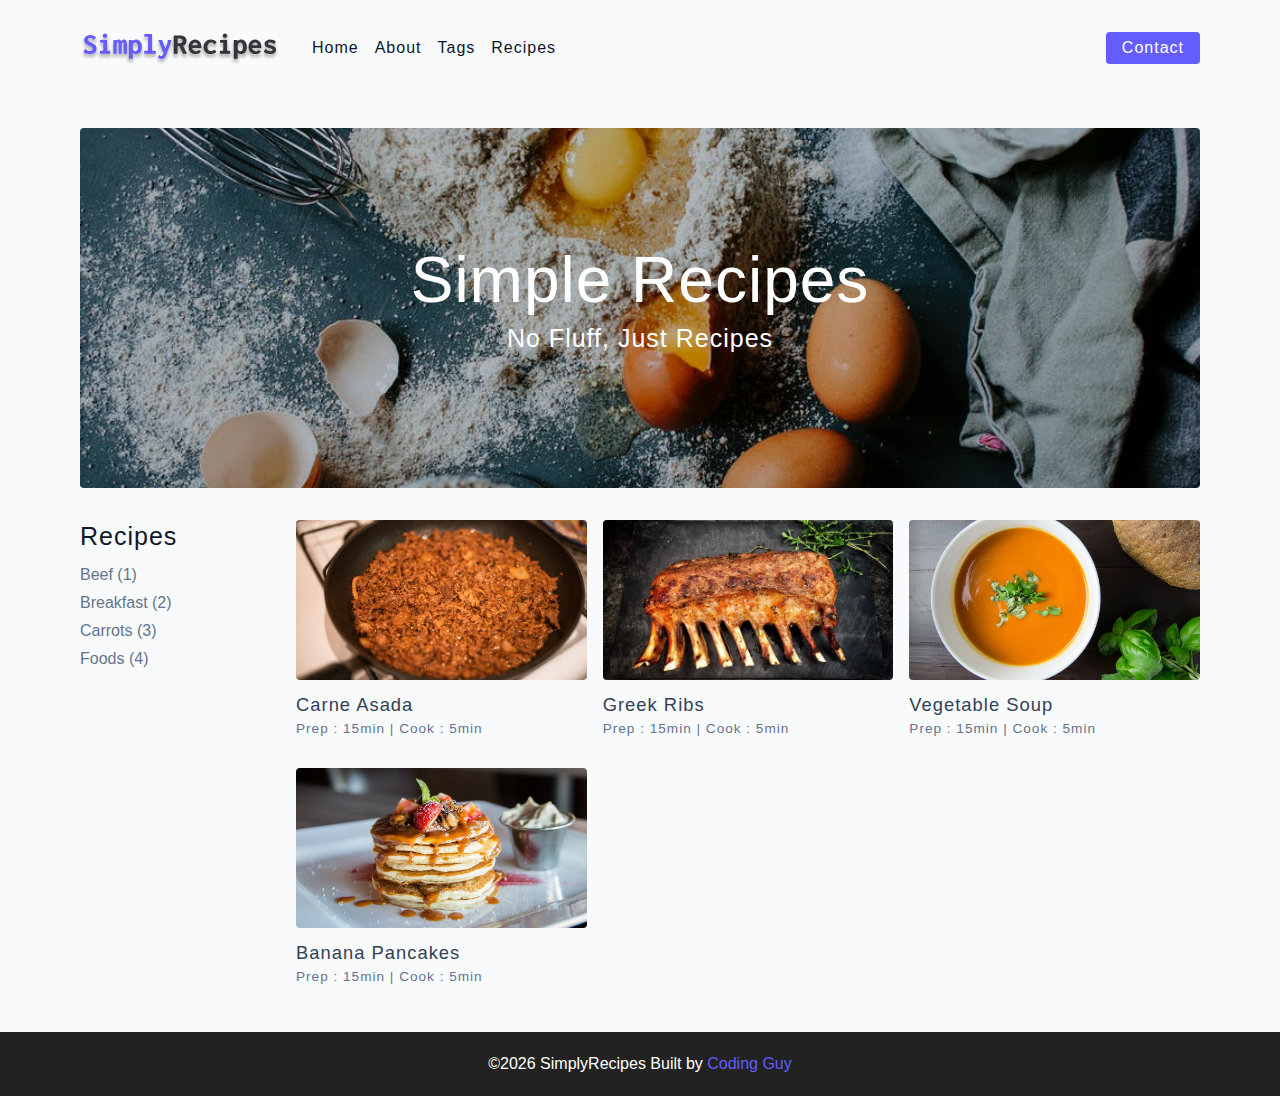
<file: index.html>
<!DOCTYPE html>
<html lang="en">
  <head>
    <meta charset="UTF-8" />
    <meta http-equiv="X-UA-Compatible" content="IE=edge" />
    <meta name="viewport" content="width=device-width, initial-scale=1.0" />
    <title>Simply Recipes || Starter</title>
    <!-- favicon -->
    <link rel="shortcut icon" href="./assets/favicon.ico" type="image/x-icon" />
    <!-- normalize -->
    <link rel="stylesheet" href="./css/normalize.css" />
    <!-- font-awesome -->
    <link
      rel="stylesheet"
      href="https://cdnjs.cloudflare.com/ajax/libs/font-awesome/5.14.0/css/all.min.css"
    />
    <!-- main css -->
    <link rel="stylesheet" href="./css/main.css" />
  </head>
  <body>
    <!-- nav -->
  <nav class="navbar">
    <div class="nav-center">
      <!-- header -->
      <div class="nav-header">
        <a href="index.html" class="nav-logo">
          <img src="./assets/logo.svg" alt="simply recipes">
        </a>
        <button type="button" class="btn nav-btn">
          <i class="fas fa-align-justify"></i>
        </button>
      </div>
      <!-- links -->
      <div class="nav-links">
        <a href="index.html" class="nav-link">home</a>
        <a href="about.html" class="nav-link">about</a>
        <a href="tags.html" class="nav-link">tags</a>
        <a href="recipes.html" class="nav-link">recipes</a>
        <div class="nav-link contact-link">
          <a href="contact.html" class="btn">contact</a>
        </div>
      </div>
    </div>
  </nav>
    <!-- end of nav -->

    <!-- main -->
    <main class="page">
      <!-- header -->
      <header class="hero">
        <div class="hero-container">
          <div class="hero-text">
            <h1>simple recipes</h1>
            <h4>no fluff, just recipes</h4>
          </div>
        </div>
      </header>
      <!-- end of header -->
      
      <!-- recipes container -->
      <section class="recipes-container">
        <!-- tags container -->
        <div class="tags-container">
          <h4>recipes</h4>
          <div class="tags-list">
            <a href="tag-template.html"> Beef (1)</a>
            <a href="tag-template.html"> Breakfast (2)</a>
            <a href="tag-template.html"> Carrots (3)</a>
            <a href="tag-template.html"> Foods (4)</a>
          </div>
        </div>
        <!-- end of tags container -->

        <!-- recipes list -->
        <div class="recipes-list">
          <!-- single recipe -->
          <a href="single-recipe.html" class="recipe">
            <img src="./assets/recipes/recipe-1.jpeg" alt="food" class="img recipe-img">
            <h5>carne asada</h5>
            <p>Prep : 15min | Cook : 5min</p>
          </a>
          <!-- end of single recipe -->
        
          <!-- single recipe -->
          <a href="single-recipe.html" class="recipe">
            <img src="./assets/recipes/recipe-2.jpeg" alt="food" class="img recipe-img">
            <h5>greek ribs</h5>
            <p>Prep : 15min | Cook : 5min</p>
          </a>
          <!-- end of single recipe -->
        
          <!-- single recipe -->
          <a href="single-recipe.html" class="recipe">
            <img src="./assets/recipes/recipe-3.jpeg" alt="food" class="img recipe-img">
            <h5>vegetable soup</h5>
            <p>Prep : 15min | Cook : 5min</p>
          </a>
          <!-- end of single recipe -->
        
          <!-- single recipe -->
          <a href="single-recipe.html" class="recipe">
            <img src="./assets/recipes/recipe-4.jpeg" alt="food" class="img recipe-img">
            <h5>banana pancakes</h5>
            <p>Prep : 15min | Cook : 5min</p>
          </a>
          <!-- end of single recipe -->
        </div>
          <!-- end of recipes list -->
      </section>
      <!-- end of recipes container -->
    </main>
    <!-- end of main -->
    <!-- footer -->
    <footer class="page-footer">
      <p>&copy;<span id="date"></span>
      <span class="foot-logo"> SimplyRecipes </span>
    Built by <a href="#">Coding Guy</a>
    </p>
    </footer>
    <script src="./js/app.js"></script>
  </body>
</html>
</file>
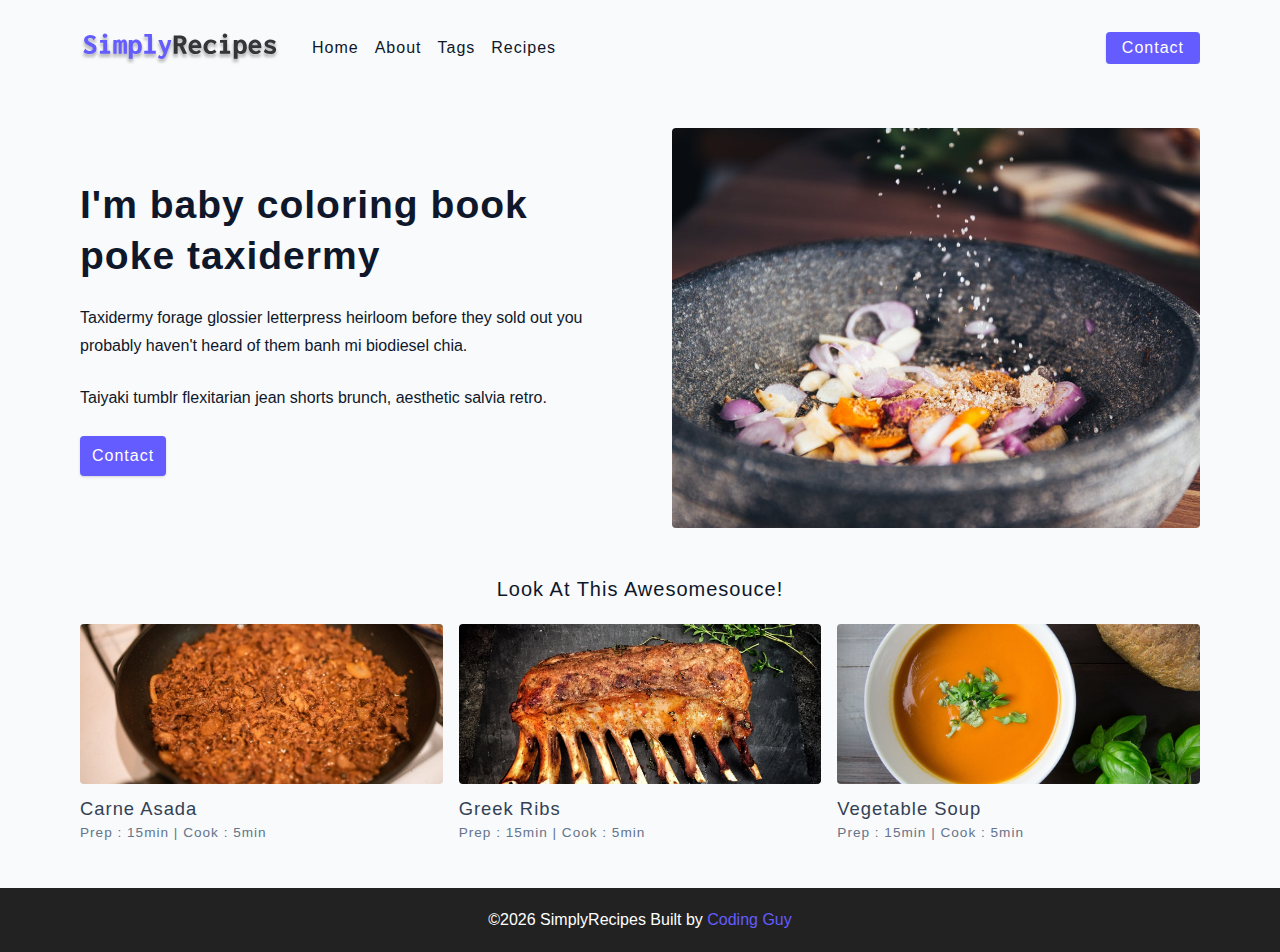
<file: about.html>
<!DOCTYPE html>
<html lang="en">
  <head>
    <meta charset="UTF-8" />
    <meta http-equiv="X-UA-Compatible" content="IE=edge" />
    <meta name="viewport" content="width=device-width, initial-scale=1.0" />
    <title>About</title>
    <!-- favicon -->
    <link rel="shortcut icon" href="./assets/favicon.ico" type="image/x-icon" />
    <!-- normalize -->
    <link rel="stylesheet" href="./css/normalize.css" />
    <!-- font-awesome -->
    <link
      rel="stylesheet"
      href="https://cdnjs.cloudflare.com/ajax/libs/font-awesome/5.14.0/css/all.min.css"
    />
    <!-- main css -->
    <link rel="stylesheet" href="./css/main.css" />
  </head>
  <body>
    <!-- nav -->
  <nav class="navbar">
    <div class="nav-center">
      <!-- header -->
      <div class="nav-header">
        <a href="index.html" class="nav-logo">
          <img src="./assets/logo.svg" alt="simply recipes">
        </a>
        <button type="button" class="btn nav-btn">
          <i class="fas fa-align-justify"></i>
        </button>
      </div>
      <!-- links -->
      <div class="nav-links">
        <a href="index.html" class="nav-link">home</a>
        <a href="about.html" class="nav-link">about</a>
        <a href="tags.html" class="nav-link">tags</a>
        <a href="recipes.html" class="nav-link">recipes</a>
        <div class="nav-link contact-link">
          <a href="contact.html" class="btn">contact</a>
        </div>
      </div>
    </div>
  </nav>
    <!-- end of nav -->

    <!-- main -->
    <main class="page">
     <section class="about-page">
      <article>
        <h2>I'm baby coloring book poke taxidermy</h2>
        <p>
          Taxidermy forage glossier letterpress heirloom before they sold out
          you probably haven't heard of them banh mi biodiesel chia.
        </p>
        <p>
          Taiyaki tumblr flexitarian jean shorts brunch, aesthetic salvia
          retro.
        </p>
        <a href="contact.html" class="btn"> contact </a>
      </article>
      <img src="./assets/about.jpeg" alt="pouring salt" class="img about-img">
     </section>
     <section class="featured-recipes">
      <h5 class="featured-title">Look At this Awesomesouce!</h5>
      <!-- recipes list -->
      <div class="recipes-list">
        <!-- single recipe -->
        <a href="single-recipe.html" class="recipe">
          <img src="./assets/recipes/recipe-1.jpeg" alt="food" class="img recipe-img">
          <h5>carne asada</h5>
          <p>Prep : 15min | Cook : 5min</p>
        </a>
        <!-- end of single recipe -->
      
        <!-- single recipe -->
        <a href="single-recipe.html" class="recipe">
          <img src="./assets/recipes/recipe-2.jpeg" alt="food" class="img recipe-img">
          <h5>greek ribs</h5>
          <p>Prep : 15min | Cook : 5min</p>
        </a>
        <!-- end of single recipe -->
      
        <!-- single recipe -->
        <a href="single-recipe.html" class="recipe">
          <img src="./assets/recipes/recipe-3.jpeg" alt="food" class="img recipe-img">
          <h5>vegetable soup</h5>
          <p>Prep : 15min | Cook : 5min</p>
        </a>
        <!-- end of single recipe -->
      
     </section>
    </main>
    <!-- end of main -->
    <!-- footer -->
    <footer class="page-footer">
      <p>&copy;<span id="date"></span>
      <span class="foot-logo"> SimplyRecipes </span>
    Built by <a href="#">Coding Guy</a>
    </p>
    </footer>
    <script src="./js/app.js"></script>
  </body>
</html>
</file>
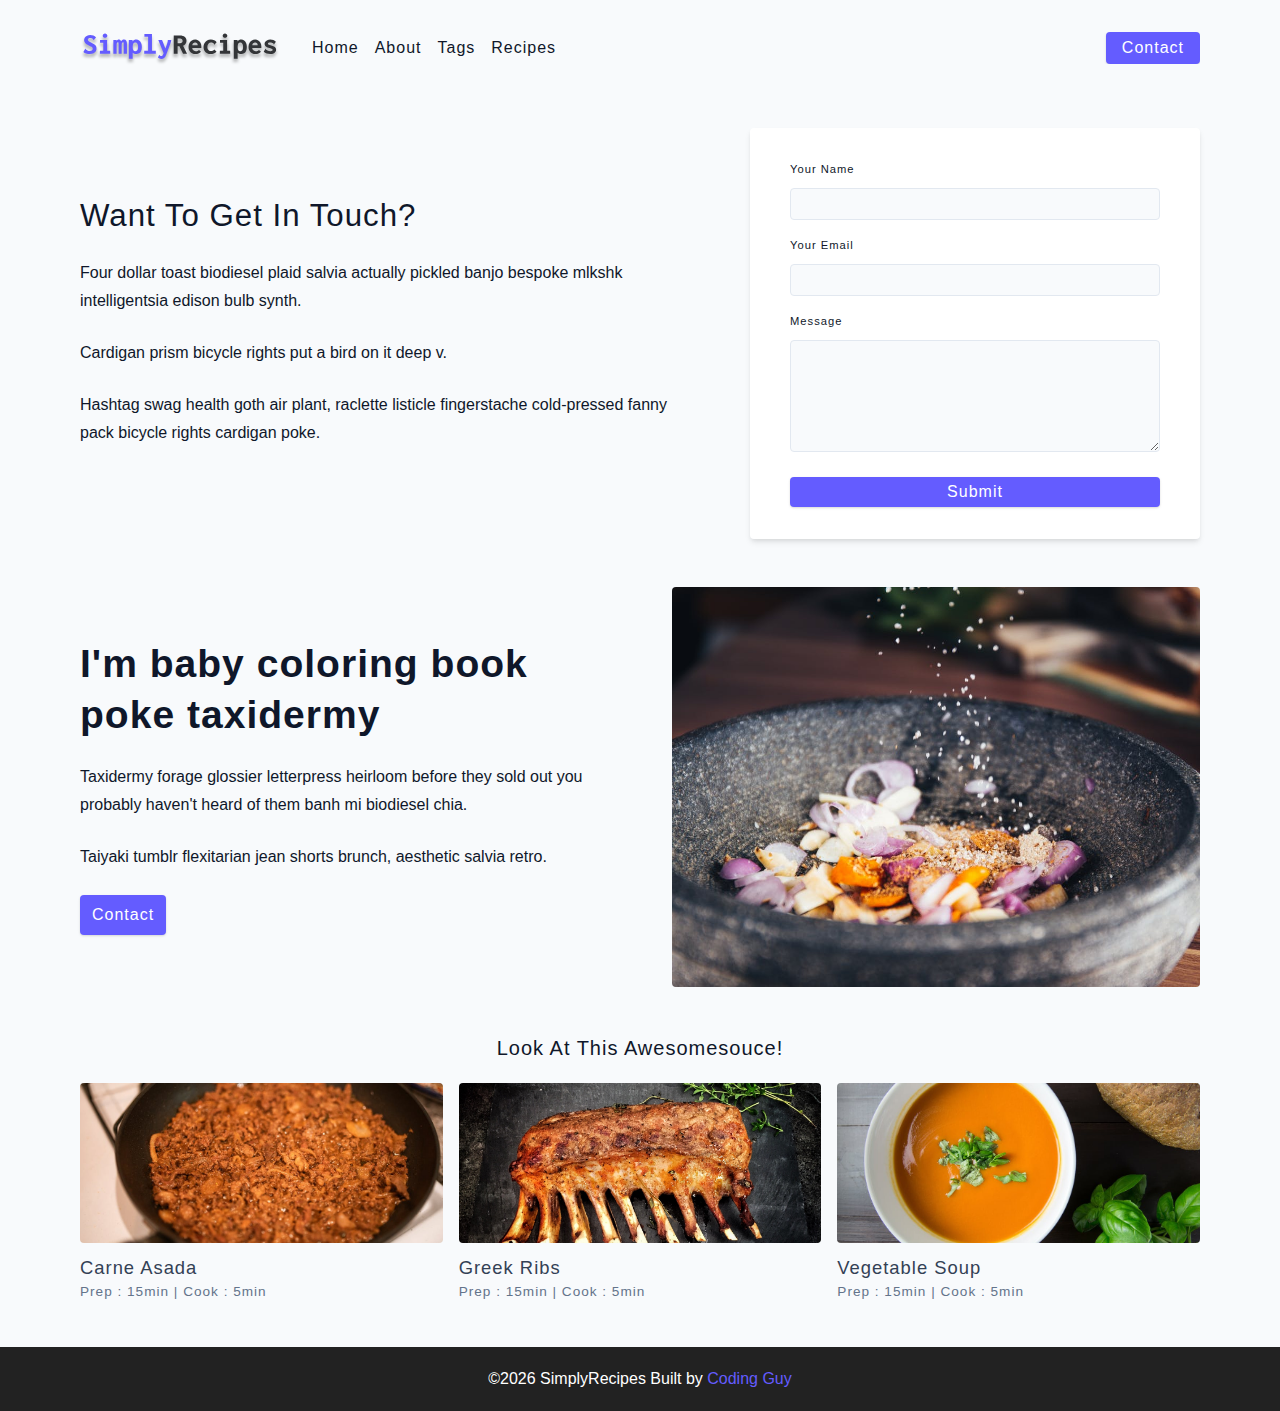
<file: contact.html>
<!DOCTYPE html>
<html lang="en">
  <head>
    <meta charset="UTF-8" />
    <meta http-equiv="X-UA-Compatible" content="IE=edge" />
    <meta name="viewport" content="width=device-width, initial-scale=1.0" />
    <title>Contact</title>
    <!-- favicon -->
    <link rel="shortcut icon" href="./assets/favicon.ico" type="image/x-icon" />
    <!-- normalize -->
    <link rel="stylesheet" href="./css/normalize.css" />
    <!-- font-awesome -->
    <link
      rel="stylesheet"
      href="https://cdnjs.cloudflare.com/ajax/libs/font-awesome/5.14.0/css/all.min.css"
    />
    <!-- main css -->
    <link rel="stylesheet" href="./css/main.css" />
  </head>
  <body>
    <!-- nav -->
  <nav class="navbar">
    <div class="nav-center">
      <!-- header -->
      <div class="nav-header">
        <a href="index.html" class="nav-logo">
          <img src="./assets/logo.svg" alt="simply recipes">
        </a>
        <button type="button" class="btn nav-btn">
          <i class="fas fa-align-justify"></i>
        </button>
      </div>
      <!-- links -->
      <div class="nav-links">
        <a href="index.html" class="nav-link">home</a>
        <a href="about.html" class="nav-link">about</a>
        <a href="tags.html" class="nav-link">tags</a>
        <a href="recipes.html" class="nav-link">recipes</a>
        <div class="nav-link contact-link">
          <a href="contact.html" class="btn">contact</a>
        </div>
      </div>
    </div>
  </nav>
    <!-- end of nav -->

    <!-- main -->
    <main class="page">
     <section class="contact-container">
      <article class="contact-info">
        <h3>Want To Get In Touch?</h3>
        <p>
          Four dollar toast biodiesel plaid salvia actually pickled banjo
          bespoke mlkshk intelligentsia edison bulb synth.
        </p>
        <p>Cardigan prism bicycle rights put a bird on it deep v.</p>
        <p>
          Hashtag swag health goth air plant, raclette listicle fingerstache
          cold-pressed fanny pack bicycle rights cardigan poke.
        </p>
      </article>
      <article>
        <form class="form contact-form">
          <div class="form-row">
            <label html="name" class="form-label">your name</label>
            <input type="text" name="name" id="name" class="form-input" />
          </div>
          <div class="form-row">
            <label html="email" class="form-label">your email</label>
            <input type="email" name="email" id="email" class="form-input" />
          </div>
          <div class="form-row">
            <label html="message" class="form-label">message</label>
            <textarea name="message" id="message" class="form-textarea"></textarea>
          </div>
          <button type="submit" class="btn btn-block">
            submit
          </button>
        </form>
      </article>

      </article>
     </section>
     <section class="about-page">
      <article>
        <h2>I'm baby coloring book poke taxidermy</h2>
        <p>
          Taxidermy forage glossier letterpress heirloom before they sold out
          you probably haven't heard of them banh mi biodiesel chia.
        </p>
        <p>
          Taiyaki tumblr flexitarian jean shorts brunch, aesthetic salvia
          retro.
        </p>
        <a href="contact.html" class="btn"> contact </a>
      </article>
      <img src="./assets/about.jpeg" alt="pouring salt" class="img about-img">
     </section>
     <section class="featured-recipes">
      <h5 class="featured-title">Look At this Awesomesouce!</h5>
      <!-- recipes list -->
      <div class="recipes-list">
        <!-- single recipe -->
        <a href="single-recipe.html" class="recipe">
          <img src="./assets/recipes/recipe-1.jpeg" alt="food" class="img recipe-img">
          <h5>carne asada</h5>
          <p>Prep : 15min | Cook : 5min</p>
        </a>
        <!-- end of single recipe -->
      
        <!-- single recipe -->
        <a href="single-recipe.html" class="recipe">
          <img src="./assets/recipes/recipe-2.jpeg" alt="food" class="img recipe-img">
          <h5>greek ribs</h5>
          <p>Prep : 15min | Cook : 5min</p>
        </a>
        <!-- end of single recipe -->
      
        <!-- single recipe -->
        <a href="single-recipe.html" class="recipe">
          <img src="./assets/recipes/recipe-3.jpeg" alt="food" class="img recipe-img">
          <h5>vegetable soup</h5>
          <p>Prep : 15min | Cook : 5min</p>
        </a>
        <!-- end of single recipe -->
      
     </section>
    </main>

    <!-- end of main -->
    <!-- footer -->
    <footer class="page-footer">
      <p>&copy;<span id="date"></span>
      <span class="foot-logo"> SimplyRecipes </span>
    Built by <a href="#">Coding Guy</a>
    </p>
    </footer>
    <script src="./js/app.js"></script>
  </body>
</html>
</file>
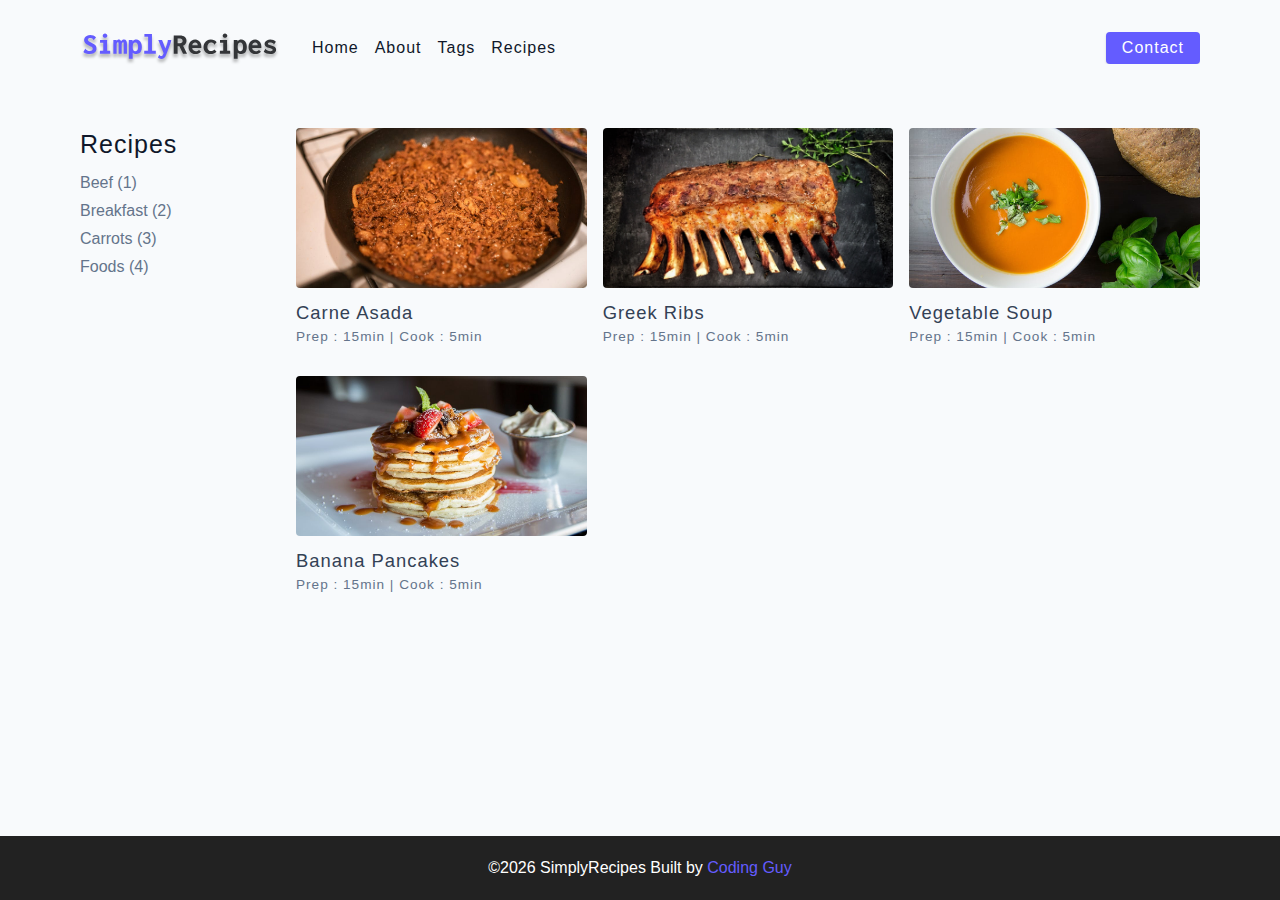
<file: recipes.html>
<!DOCTYPE html>
<html lang="en">
  <head>
    <meta charset="UTF-8" />
    <meta http-equiv="X-UA-Compatible" content="IE=edge" />
    <meta name="viewport" content="width=device-width, initial-scale=1.0" />
    <title>Recipes</title>
    <!-- favicon -->
    <link rel="shortcut icon" href="./assets/favicon.ico" type="image/x-icon" />
    <!-- normalize -->
    <link rel="stylesheet" href="./css/normalize.css" />
    <!-- font-awesome -->
    <link
      rel="stylesheet"
      href="https://cdnjs.cloudflare.com/ajax/libs/font-awesome/5.14.0/css/all.min.css"
    />
    <!-- main css -->
    <link rel="stylesheet" href="./css/main.css" />
  </head>
  <body>
    <!-- nav -->
  <nav class="navbar">
    <div class="nav-center">
      <!-- header -->
      <div class="nav-header">
        <a href="index.html" class="nav-logo">
          <img src="./assets/logo.svg" alt="simply recipes">
        </a>
        <button type="button" class="btn nav-btn">
          <i class="fas fa-align-justify"></i>
        </button>
      </div>
      <!-- links -->
      <div class="nav-links">
        <a href="index.html" class="nav-link">home</a>
        <a href="about.html" class="nav-link">about</a>
        <a href="tags.html" class="nav-link">tags</a>
        <a href="recipes.html" class="nav-link">recipes</a>
        <div class="nav-link contact-link">
          <a href="contact.html" class="btn">contact</a>
        </div>
      </div>
    </div>
  </nav>
    <!-- end of nav -->

    <!-- main -->
    <main class="page">
        <!-- recipes container -->
        <section class="recipes-container">
          <!-- tags container -->
          <div class="tags-container">
            <h4>recipes</h4>
            <div class="tags-list">
              <a href="tag-template.html"> Beef (1)</a>
              <a href="tag-template.html"> Breakfast (2)</a>
              <a href="tag-template.html"> Carrots (3)</a>
              <a href="tag-template.html"> Foods (4)</a>
            </div>
          </div>
          <!-- end of tags container -->
  
          <!-- recipes list -->
          <div class="recipes-list">
            <!-- single recipe -->
            <a href="single-recipe.html" class="recipe">
              <img src="./assets/recipes/recipe-1.jpeg" alt="food" class="img recipe-img">
              <h5>carne asada</h5>
              <p>Prep : 15min | Cook : 5min</p>
            </a>
            <!-- end of single recipe -->
          
            <!-- single recipe -->
            <a href="single-recipe.html" class="recipe">
              <img src="./assets/recipes/recipe-2.jpeg" alt="food" class="img recipe-img">
              <h5>greek ribs</h5>
              <p>Prep : 15min | Cook : 5min</p>
            </a>
            <!-- end of single recipe -->
          
            <!-- single recipe -->
            <a href="single-recipe.html" class="recipe">
              <img src="./assets/recipes/recipe-3.jpeg" alt="food" class="img recipe-img">
              <h5>vegetable soup</h5>
              <p>Prep : 15min | Cook : 5min</p>
            </a>
            <!-- end of single recipe -->
          
            <!-- single recipe -->
            <a href="single-recipe.html" class="recipe">
              <img src="./assets/recipes/recipe-4.jpeg" alt="food" class="img recipe-img">
              <h5>banana pancakes</h5>
              <p>Prep : 15min | Cook : 5min</p>
            </a>
            <!-- end of single recipe -->
          </div>
            <!-- end of recipes list -->
        </section>
        <!-- end of recipes container -->
    </main>
    <!-- end of main -->
    <!-- footer -->
    <footer class="page-footer">
      <p>&copy;<span id="date"></span>
      <span class="foot-logo"> SimplyRecipes </span>
    Built by <a href="#">Coding Guy</a>
    </p>
    </footer>
    <script src="./js/app.js"></script>
  </body>
</html>
</file>
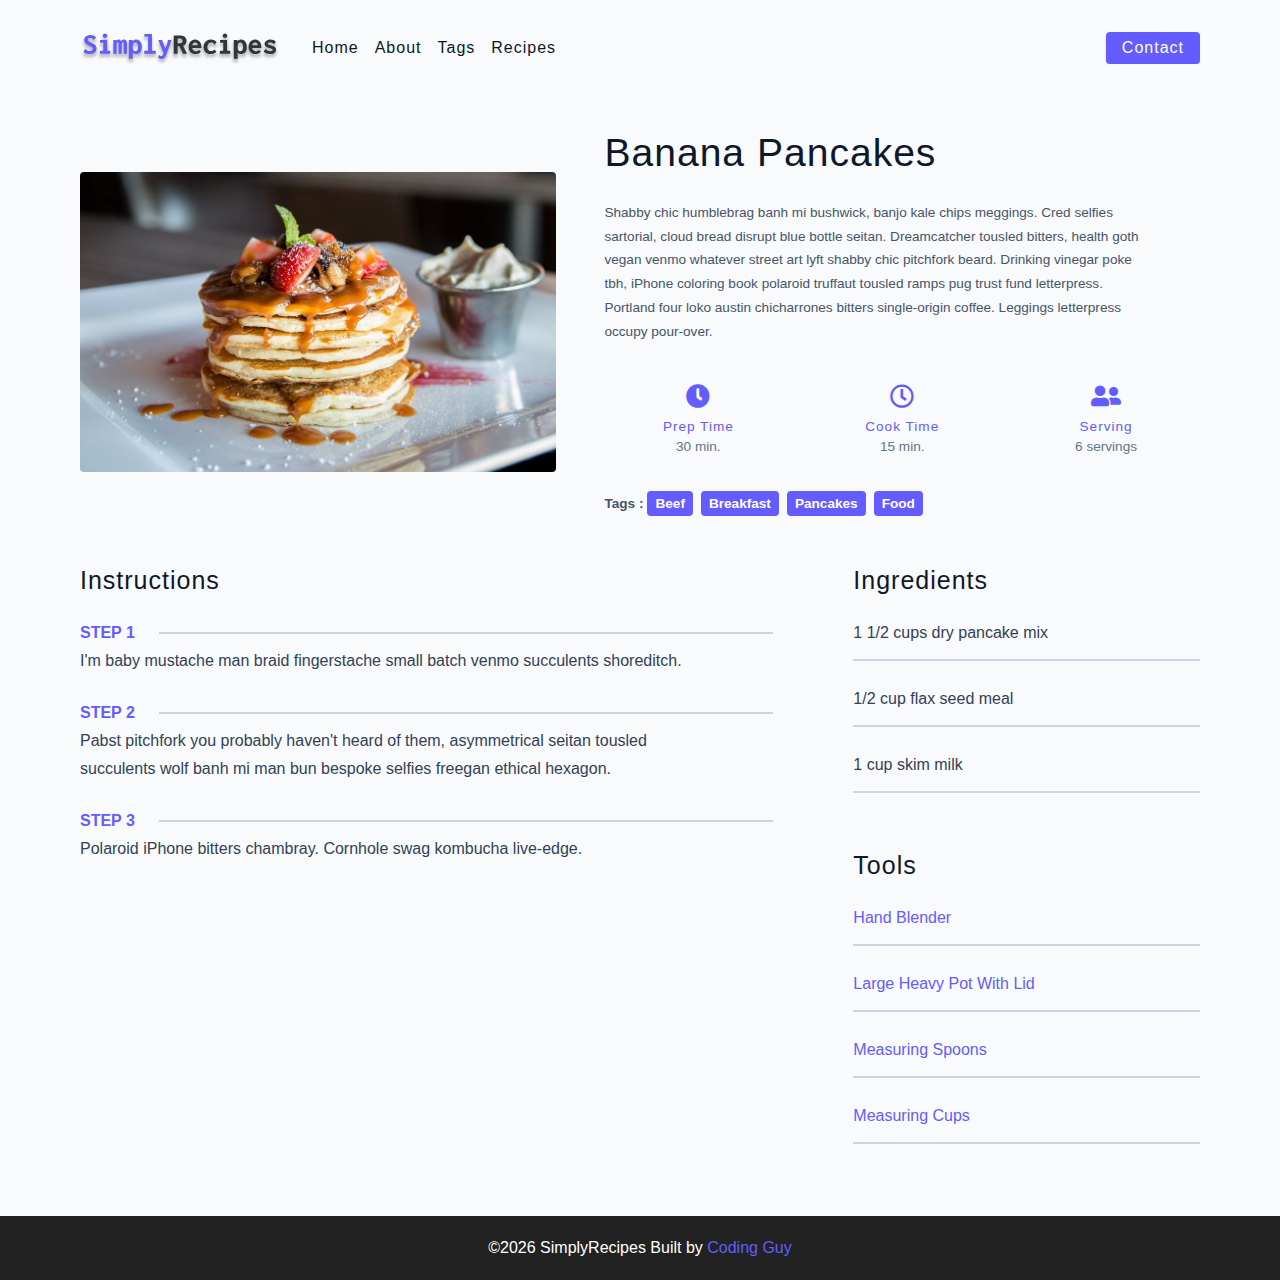
<file: single-recipe.html>
<!DOCTYPE html>
<html lang="en">
  <head>
    <meta charset="UTF-8" />
    <meta http-equiv="X-UA-Compatible" content="IE=edge" />
    <meta name="viewport" content="width=device-width, initial-scale=1.0" />
    <title>Single Recipes</title>
    <!-- favicon -->
    <link rel="shortcut icon" href="./assets/favicon.ico" type="image/x-icon" />
    <!-- normalize -->
    <link rel="stylesheet" href="./css/normalize.css" />
    <!-- font-awesome -->
    <link
      rel="stylesheet"
      href="https://cdnjs.cloudflare.com/ajax/libs/font-awesome/5.14.0/css/all.min.css"
    />
    <!-- main css -->
    <link rel="stylesheet" href="./css/main.css" />
  </head>
  <body>
    <!-- nav -->
  <nav class="navbar">
    <div class="nav-center">
      <!-- header -->
      <div class="nav-header">
        <a href="index.html" class="nav-logo">
          <img src="./assets/logo.svg" alt="simply recipes">
        </a>
        <button type="button" class="btn nav-btn">
          <i class="fas fa-align-justify"></i>
        </button>
      </div>
      <!-- links -->
      <div class="nav-links">
        <a href="index.html" class="nav-link">home</a>
        <a href="about.html" class="nav-link">about</a>
        <a href="tags.html" class="nav-link">tags</a>
        <a href="recipes.html" class="nav-link">recipes</a>
        <div class="nav-link contact-link">
          <a href="contact.html" class="btn">contact</a>
        </div>
      </div>
    </div>
  </nav>
    <!-- end of nav -->

    <!-- main -->
    <main class="page">
      <div class="recipe-page">
        <section class="recipe-hero">
          <img
            src="./assets/recipes/recipe-4.jpeg"
            class="img recipe-hero-img"
          />
          <article class="recipe-info">
            <h2>Banana Pancakes</h2>
            <p>
              Shabby chic humblebrag banh mi bushwick, banjo kale chips
              meggings. Cred selfies sartorial, cloud bread disrupt blue bottle
              seitan. Dreamcatcher tousled bitters, health goth vegan venmo
              whatever street art lyft shabby chic pitchfork beard. Drinking
              vinegar poke tbh, iPhone coloring book polaroid truffaut tousled
              ramps pug trust fund letterpress. Portland four loko austin
              chicharrones bitters single-origin coffee. Leggings letterpress
              occupy pour-over.
            </p>
            <div class="recipe-icons">
              <article>
                <i class="fas fa-clock"></i>
                <h5>prep time</h5>
                <p>30 min.</p>
              </article>
              <article>
                <i class="far fa-clock"></i>
                <h5>cook time</h5>
                <p>15 min.</p>
              </article>
              <article>
                <i class="fas fa-user-friends"></i>
                <h5>serving</h5>
                <p>6 servings</p>
              </article>
            </div>
            <p class="recipe-tags">
              Tags : <a href="tag-template.html">beef</a>
              <a href="tag-template.html">breakfast</a>
              <a href="tag-template.html">pancakes</a>
              <a href="tag-template.html">food</a>
            </p>
          </article>
        </section>
        <!-- content -->
        <section class="recipe-content">
          <article>
            <h4>instructions</h4>
            <!-- single instruction -->
            <div class="single-instruction">
              <header>
                <p>step 1</p>
                <div></div>
              </header>
              <p>
                I'm baby mustache man braid fingerstache small batch venmo
                succulents shoreditch.
              </p>
            </div>
            <!-- end of single instruction -->
            <!-- single instruction -->
            <div class="single-instruction">
              <header>
                <p>step 2</p>
                <div></div>
              </header>
              <p>
                Pabst pitchfork you probably haven't heard of them, asymmetrical
                seitan tousled succulents wolf banh mi man bun bespoke selfies
                freegan ethical hexagon.
              </p>
            </div>
            <!-- end of single instruction -->
            <!-- single instruction -->
            <div class="single-instruction">
              <header>
                <p>step 3</p>
                <div></div>
              </header>
              <p>
                Polaroid iPhone bitters chambray. Cornhole swag kombucha
                live-edge.
              </p>
            </div>
            <!-- end of single instruction -->
          </article>
          <article class="second-column">
            <div>
              <h4>ingredients</h4>
              <p class="single-ingredient">1 1/2 cups dry pancake mix</p>
              <p class="single-ingredient">1/2 cup flax seed meal</p>
              <p class="single-ingredient">1 cup skim milk</p>
            </div>
            <div>
              <h4>tools</h4>
              <p class="single-tool">Hand Blender</p>
              <p class="single-tool">Large Heavy Pot With Lid</p>
              <p class="single-tool">Measuring Spoons</p>
              <p class="single-tool">Measuring Cups</p>
            </div>
          </article>
        </section>
      </div>
    </main>
    <!-- end of main -->
    <!-- footer -->
    <footer class="page-footer">
      <p>&copy;<span id="date"></span>
      <span class="foot-logo"> SimplyRecipes </span>
    Built by <a href="#">Coding Guy</a>
    </p>
    </footer>
    <script src="./js/app.js"></script>
  </body>
</html>
</file>
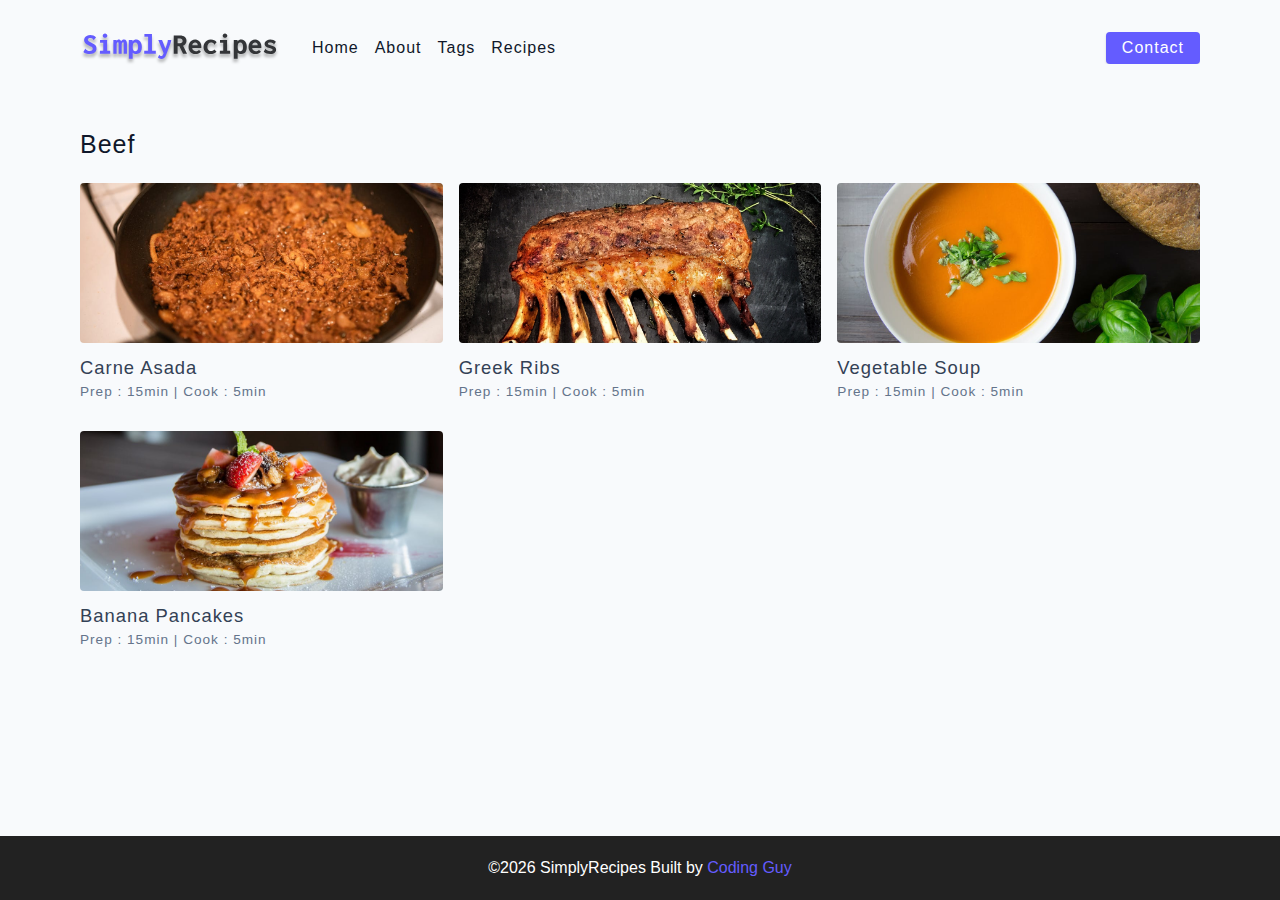
<file: tag-template.html>
<!DOCTYPE html>
<html lang="en">
  <head>
    <meta charset="UTF-8" />
    <meta http-equiv="X-UA-Compatible" content="IE=edge" />
    <meta name="viewport" content="width=device-width, initial-scale=1.0" />
    <title>Tag-template</title>
    <!-- favicon -->
    <link rel="shortcut icon" href="./assets/favicon.ico" type="image/x-icon" />
    <!-- normalize -->
    <link rel="stylesheet" href="./css/normalize.css" />
    <!-- font-awesome -->
    <link
      rel="stylesheet"
      href="https://cdnjs.cloudflare.com/ajax/libs/font-awesome/5.14.0/css/all.min.css"
    />
    <!-- main css -->
    <link rel="stylesheet" href="./css/main.css" />
  </head>
  <body>
    <!-- nav -->
  <nav class="navbar">
    <div class="nav-center">
      <!-- header -->
      <div class="nav-header">
        <a href="index.html" class="nav-logo">
          <img src="./assets/logo.svg" alt="simply recipes">
        </a>
        <button type="button" class="btn nav-btn">
          <i class="fas fa-align-justify"></i>
        </button>
      </div>
      <!-- links -->
      <div class="nav-links">
        <a href="index.html" class="nav-link">home</a>
        <a href="about.html" class="nav-link">about</a>
        <a href="tags.html" class="nav-link">tags</a>
        <a href="recipes.html" class="nav-link">recipes</a>
        <div class="nav-link contact-link">
          <a href="contact.html" class="btn">contact</a>
        </div>
      </div>
    </div>
  </nav>
    <!-- end of nav -->

    <!-- main -->
    <main class="page">
     <div>
      <h4>Beef</h4>
      <!-- recipes list -->
      <div class="recipes-list">
        <!-- single recipe -->
        <a href="single-recipe.html" class="recipe">
          <img src="./assets/recipes/recipe-1.jpeg" alt="food" class="img recipe-img">
          <h5>carne asada</h5>
          <p>Prep : 15min | Cook : 5min</p>
        </a>
        <!-- end of single recipe -->
      
        <!-- single recipe -->
        <a href="single-recipe.html" class="recipe">
          <img src="./assets/recipes/recipe-2.jpeg" alt="food" class="img recipe-img">
          <h5>greek ribs</h5>
          <p>Prep : 15min | Cook : 5min</p>
        </a>
        <!-- end of single recipe -->
      
        <!-- single recipe -->
        <a href="single-recipe.html" class="recipe">
          <img src="./assets/recipes/recipe-3.jpeg" alt="food" class="img recipe-img">
          <h5>vegetable soup</h5>
          <p>Prep : 15min | Cook : 5min</p>
        </a>
        <!-- end of single recipe -->
      
        <!-- single recipe -->
        <a href="single-recipe.html" class="recipe">
          <img src="./assets/recipes/recipe-4.jpeg" alt="food" class="img recipe-img">
          <h5>banana pancakes</h5>
          <p>Prep : 15min | Cook : 5min</p>
        </a>
        <!-- end of single recipe -->
      </div>
        <!-- end of recipes list -->
     </div>
    </main>
    <!-- end of main -->
    <!-- footer -->
    <footer class="page-footer">
      <p>&copy;<span id="date"></span>
      <span class="foot-logo"> SimplyRecipes </span>
    Built by <a href="#">Coding Guy</a>
    </p>
    </footer>
    <script src="./js/app.js"></script>
  </body>
</html>
</file>
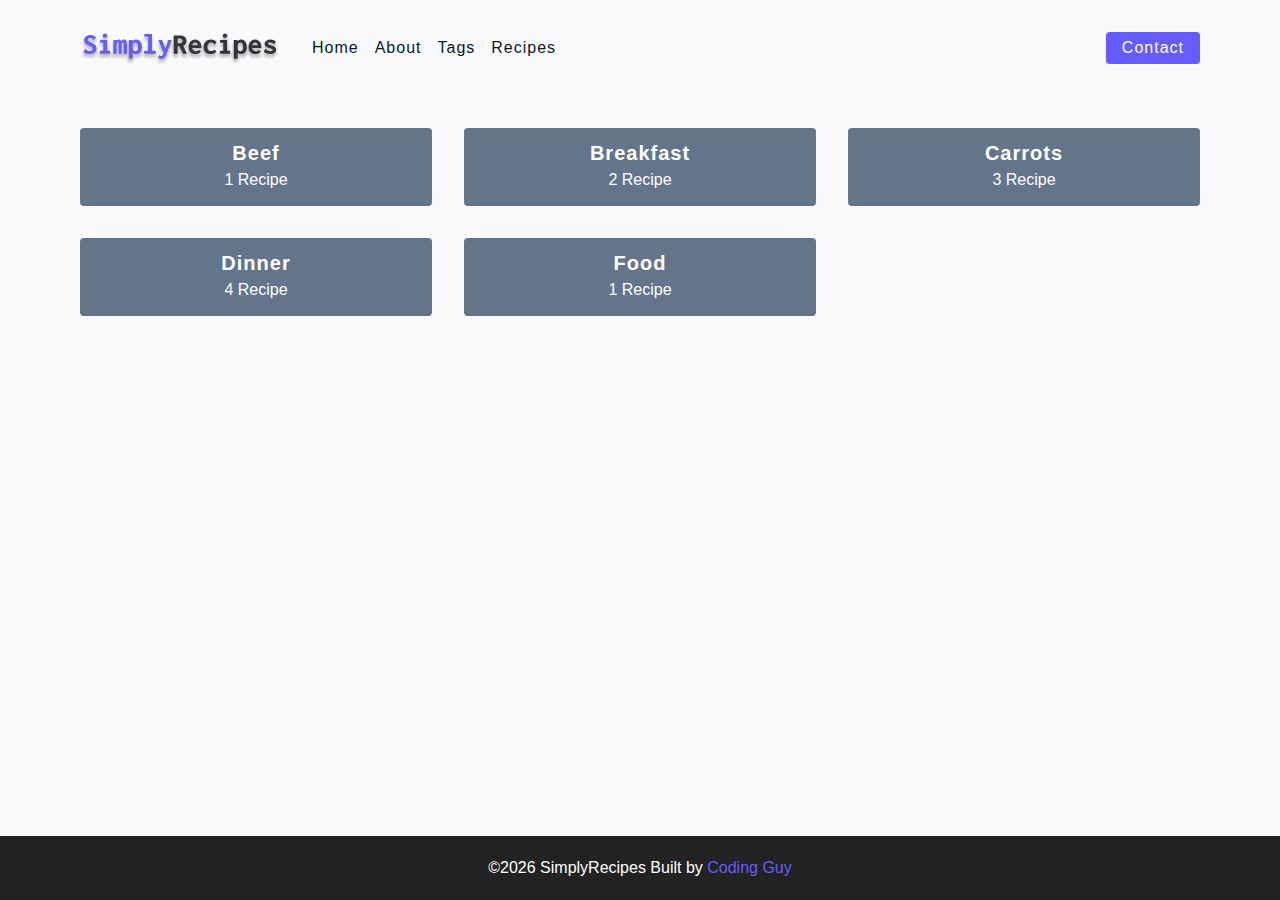
<file: tags.html>
<!DOCTYPE html>
<html lang="en">
  <head>
    <meta charset="UTF-8" />
    <meta http-equiv="X-UA-Compatible" content="IE=edge" />
    <meta name="viewport" content="width=device-width, initial-scale=1.0" />
    <title>Tags</title>
    <!-- favicon -->
    <link rel="shortcut icon" href="./assets/favicon.ico" type="image/x-icon" />
    <!-- normalize -->
    <link rel="stylesheet" href="./css/normalize.css" />
    <!-- font-awesome -->
    <link
      rel="stylesheet"
      href="https://cdnjs.cloudflare.com/ajax/libs/font-awesome/5.14.0/css/all.min.css"
    />
    <!-- main css -->
    <link rel="stylesheet" href="./css/main.css" />
  </head>
  <body>
    <!-- nav -->
  <nav class="navbar">
    <div class="nav-center">
      <!-- header -->
      <div class="nav-header">
        <a href="index.html" class="nav-logo">
          <img src="./assets/logo.svg" alt="simply recipes">
        </a>
        <button type="button" class="btn nav-btn">
          <i class="fas fa-align-justify"></i>
        </button>
      </div>
      <!-- links -->
      <div class="nav-links">
        <a href="index.html" class="nav-link">home</a>
        <a href="about.html" class="nav-link">about</a>
        <a href="tags.html" class="nav-link">tags</a>
        <a href="recipes.html" class="nav-link">recipes</a>
        <div class="nav-link contact-link">
          <a href="contact.html" class="btn">contact</a>
        </div>
      </div>
    </div>
  </nav>
    <!-- end of nav -->

    <!-- main -->
    <main class="page">
      <section class="tags-wrapper">
        <!-- single tag -->
        <a href="tag-template.html" class="tag" >
          <h5>Beef</h5>
          <p>1 Recipe</p>
        </a>
        <!-- end of single tag -->
        <!-- single tag -->
        <a href="tag-template.html" class="tag">
          <h5>Breakfast</h5>
          <p>2 Recipe</p>
        </a>
        <!-- end of single tag -->
        <!-- single tag -->
        <a href="tag-template.html" class="tag">
          <h5>Carrots</h5>
          <p>3 Recipe</p>
        </a>
        <!-- end of single tag -->
        <!-- single tag -->
        <a href="tag-template.html" class="tag">
          <h5>Dinner</h5>
          <p>4 Recipe</p>
        </a>
        <!-- end of single tag -->
        <!-- single tag -->
        <a href="tag-template.html" class="tag">
          <h5>Food</h5>
          <p>1 Recipe</p>
        </a>
        <!-- end of single tag -->
      </section>
    </main>
    <!-- end of main -->
    <!-- footer -->
    <footer class="page-footer">
      <p>&copy;<span id="date"></span>
      <span class="foot-logo"> SimplyRecipes </span>
    Built by <a href="#">Coding Guy</a>
    </p>
    </footer>
    <script src="./js/app.js"></script>
  </body>
</html>
</file>
<file: css/main.css>
*,
::after,
::before {
  box-sizing: border-box;
}
/* fonts */

@import url('https://fonts.googleapis.com/css2?family=Roboto:wght@400;500;600&family=Montserrat&display=swap');
html {
  font-size: 100%;
} /*16px*/

:root {
  /* colors */
  --primary-100: #e2e0ff;
  --primary-200: #c1beff;
  --primary-300: #a29dff;
  --primary-400: #837dff;
  --primary-500: #645cff;
  --primary-600: #504acc;
  --primary-700: #3c3799;
  --primary-800: #282566;
  --primary-900: #141233;

  /* grey */
  --grey-50: #f8fafc;
  --grey-100: #f1f5f9;
  --grey-200: #e2e8f0;
  --grey-300: #cbd5e1;
  --grey-400: #94a3b8;
  --grey-500: #64748b;
  --grey-600: #475569;
  --grey-700: #334155;
  --grey-800: #1e293b;
  --grey-900: #0f172a;
  /* rest of the colors */
  --black: #222;
  --white: #fff;
  --red-light: #f8d7da;
  --red-dark: #842029;
  --green-light: #d1e7dd;
  --green-dark: #0f5132;

  /* fonts  */
  --headingFont: 'Roboto', sans-serif;
  --bodyFont: 'Nunito', sans-serif;
  --smallText: 0.7em;
  /* rest of the vars */
  --backgroundColor: var(--grey-50);
  --textColor: var(--grey-900);
  --borderRadius: 0.25rem;
  --letterSpacing: 1px;
  --transition: 0.3s ease-in-out all;
  --max-width: 1120px;
  --fixed-width: 600px;

  /* box shadow*/
  --shadow-1: 0 1px 3px 0 rgba(0, 0, 0, 0.1), 0 1px 2px 0 rgba(0, 0, 0, 0.06);
  --shadow-2: 0 4px 6px -1px rgba(0, 0, 0, 0.1),
    0 2px 4px -1px rgba(0, 0, 0, 0.06);
  --shadow-3: 0 10px 15px -3px rgba(0, 0, 0, 0.1),
    0 4px 6px -2px rgba(0, 0, 0, 0.05);
  --shadow-4: 0 20px 25px -5px rgba(0, 0, 0, 0.1),
    0 10px 10px -5px rgba(0, 0, 0, 0.04);
}

body {
  background: var(--backgroundColor);
  font-family: var(--bodyFont);
  font-weight: 400;
  line-height: 1.75;
  color: var(--textColor);
}

p {
  margin-top: 0;
  margin-bottom: 1.5rem;
  max-width: 40em;
}

h1,
h2,
h3,
h4,
h5 {
  margin: 0;
  margin-bottom: 1.38rem;
  font-family: var(--headingFont);
  font-weight: 400;
  line-height: 1.3;
  text-transform: capitalize;
  letter-spacing: var(--letterSpacing);
}

h1 {
  margin-top: 0;
  font-size: 3.052rem;
}

h2 {
  font-size: 2.441rem;
}

h3 {
  font-size: 1.953rem;
}

h4 {
  font-size: 1.563rem;
}

h5 {
  font-size: 1.25rem;
}

small,
.text-small {
  font-size: var(--smallText);
}

a {
  text-decoration: none;
}
ul {
  list-style-type: none;
  padding: 0;
}

.img {
  width: 100%;
  display: block;
  object-fit: cover;
}
/* buttons */

.btn {
  cursor: pointer;
  color: var(--white);
  background: var(--primary-500);
  border: transparent;
  border-radius: var(--borderRadius);
  letter-spacing: var(--letterSpacing);
  padding: 0.375rem 0.75rem;
  box-shadow: var(--shadow-1);
  transition: var(--transtion);
  text-transform: capitalize;
  display: inline-block;
}
.btn:hover {
  background: var(--primary-700);
  box-shadow: var(--shadow-3);
}
.btn-hipster {
  color: var(--primary-500);
  background: var(--primary-200);
}
.btn-hipster:hover {
  color: var(--primary-200);
  background: var(--primary-700);
}
.btn-block {
  width: 100%;
}

/* alerts */
.alert {
  padding: 0.375rem 0.75rem;
  margin-bottom: 1rem;
  border-color: transparent;
  border-radius: var(--borderRadius);
}

.alert-danger {
  color: var(--red-dark);
  background: var(--red-light);
}
.alert-success {
  color: var(--green-dark);
  background: var(--green-light);
}
/* form */

.form {
  width: 90vw;
  max-width: var(--fixed-width);
  background: var(--white);
  border-radius: var(--borderRadius);
  box-shadow: var(--shadow-2);
  padding: 2rem 2.5rem;
  margin: 3rem auto;
}
.form-label {
  display: block;
  font-size: var(--smallText);
  margin-bottom: 0.5rem;
  text-transform: capitalize;
  letter-spacing: var(--letterSpacing);
}
.form-input,
.form-textarea {
  width: 100%;
  padding: 0.375rem 0.75rem;
  border-radius: var(--borderRadius);
  background: var(--backgroundColor);
  border: 1px solid var(--grey-200);
}

.form-row {
  margin-bottom: 1rem;
}

.form-textarea {
  height: 7rem;
}
::placeholder {
  font-family: inherit;
  color: var(--grey-400);
}
.form-alert {
  color: var(--red-dark);
  letter-spacing: var(--letterSpacing);
  text-transform: capitalize;
}
/* alert */

@keyframes spinner {
  to {
    transform: rotate(360deg);
  }
}

.loading {
  width: 6rem;
  height: 6rem;
  border: 5px solid var(--grey-400);
  border-radius: 50%;
  border-top-color: var(--primary-500);
  animation: spinner 0.6s linear infinite;
}
.loading {
  margin: 0 auto;
}
/* title */

.title {
  text-align: center;
}

.title-underline {
  background: var(--primary-500);
  width: 7rem;
  height: 0.25rem;
  margin: 0 auto;
  margin-top: -1rem;
}

/*
=============== 
Navbar
===============
*/

.navbar{
  display: flex;
  justify-content: center;
  align-items: center;
  /* background: blue; */
}

.nav-center{
  width:90vw;
  max-width: var(--max-width);
  /* background: red; */
}

.nav-header {
  height: 6rem;
  display: flex;
  justify-content: space-between;
  align-items: center;
}

.nav-logo{
  /* background-color: red; */
  display: flex;
  align-items: center;
}

.nav-header img {
  width: 200px;
}

.nav-btn {
  padding: 0.15rem 0.75rem;
}

.nav-btn i{
  font-size: 1.25rem;
}

.nav-links {
  display: flex;
  flex-direction: column;
  /* todo */
  height: 0;
  overflow: hidden;
  transition: var(--transition);

}
.show-links {
  height: 310px;
}

.nav-link {
  display: block;
  text-align: center;
  text-transform: capitalize;
  color: var(--grey-900);
  letter-spacing: var(--letterSpacing);
  padding: 1rem 0;
  border-top: 1 solid var(--grey-500);
  transition: var(--transition);
}

.nav-link:hover{
  color: var(--primary-500);
}

.contact-link a{
  padding: 0.15rem 1rem;
}

@media screen and (min-width: 992px) {
  .nav-btn{
    display: none;
  }
  .navbar{
    height: 6rem;
  }
  .nav-center{
    display: flex;
    align-items: center;
  }
  .nav-header{
    height: auto;
    margin-right: 2rem;
  }
  .nav-links {
    height: auto;
    width: 100%;
    flex-direction: row;
    align-items: center;
  }
  .nav-link {
    padding: 0;
    border-top: none;
    margin-right: 1rem;
    font-size: 1rem;
  }
  .contact-link{
    margin-left: auto;
    margin-right: 0;
  }
}

/* 
==========================
Page
==========================
*/

.page{
  width: 90vw;
  max-width: var(--max-width);
  margin: 0 auto;
  padding-top: 2rem;
  min-height: calc(100vh - (6rem + 4rem));
  /* background: red; */
}

/* 
==========================
Footer
==========================
*/

.page-footer{
  height: 4rem;
  display: flex;
  justify-content: center;
  align-items: center;
  background: var(--black);
  color: var(--white);
}

.page-footer p{
  margin-bottom: 0;
}
.footer-logo, .page-footer a{
  color: var(--primary-500);
}


/* 
==========================
Hero Page
==========================
*/

.hero{
  height: 40vh;
  background: url('../assets/main.jpeg') center/cover no-repeat;
  margin-bottom: 2rem;
  border-radius: var(--borderRadius);
  position: relative;
}

.hero-container {
  position: absolute;
  width: 100%;
  height: 100%;
  top: 0;
  left: 0;
  background: rgba(0, 0, 0, 0.04);
  border-radius: var(--borderRadius);
  display: flex;
  align-items: center;
  justify-content: center;
}
.hero-text{
  color: var(--white);
  text-align: center;
}

@media screen and (min-width:768px) {
  .hero-text h1{
    font-size: 4rem;
    margin-bottom: 0;
  }
  
}
/* 
==========================
Recipes Page
==========================
*/
.recipes-container{
  display: grid;
  gap: 2rem 1rem;
}

.tags-container{
  order: 1;
  display: flex;
  flex-direction: column;
  padding-bottom: 3rem;
}
.recipes-list {
  display: grid;
  gap: 2rem 1rem;
  padding-bottom: 3rem;
  
}
.tags-container h4{
  margin-bottom: 0.5rem;
  font-weight: 500;
}
.tags-list{
  display: grid;
  grid-template-columns: 1fr 1fr 1fr;
}
.tags-list a{
  text-transform: capitalize;
  display: block;
  color: var(--grey-500);
  transition: var(--transition);
}
.tags-list a:hover{
  color: var(--primary-500);
}

.recipe {
  display: block;
}

.recipe-img{
  height: 15rem;
  border-radius: var(--borderRadius);
  margin-bottom: 1rem;
}

.recipe h5{
  margin-bottom: 0;
  line-height: 1;
  color: var(--grey-700);
}

.recipe p {
  margin-bottom: 0;
  line-height: 1;
  margin-top: 0.5rem;
  color: var(--grey-500);
  letter-spacing: var(--letterSpacing);
}

@media screen and (min-width: 576px) {
  .recipes-list{
    grid-template-columns: 1fr 1fr;
  }
  .recipe-img{
    height: 10rem;
  }
}
@media screen and (min-width: 992px) {
  .recipes-container{
    grid-template-columns: 200px 1fr;
  }
  .recipe p{
    font-size: 0.85rem;
  }
  .tags-container{
    order: 0;
  }
  .tags-list{
    grid-template-columns: 1fr;
  }
  
}
@media screen and (min-width: 1200px) {
  .recipes-list{
    grid-template-columns: 1fr 1fr 1fr;
  }
  .recipe h5{
    font-size:1.15rem;
  }
}
/* 
==========================
Error Page
==========================
*/
.error-page {
  text-align: center;
  padding-top: 5rem;
}

.error-page h1{
  font-size: 9rem;
}
/* 
==========================
About Page
==========================
*/

.about-page h2{
  text-transform: none;
  font-weight: bold;
}

.about-page{
  display: grid;
  gap: 2rem 4rem;
  padding-bottom: 3rem;
}

.about-img {
  border-radius: var(--borderRadius);
  height: 300px;
}

@media screen and (min-width: 992px) {
  .about-page{
    grid-template-columns: 1fr 1fr;
    grid-template-rows: 400px;
    align-items: center;
  }
  .about-img{
    height: 100%;
  }
}
.featured-title {
  text-align: center;
}

/* 
==========================
Contact Page
==========================
*/

.contact-form{
  margin: 0;
  width: 100%;
}

.contact-container{
  display: grid;
  gap: 2rem 3rem;
  padding-bottom: 3rem;
}

@media screen and (min-width: 992px) {
  .contact-container{
    grid-template-columns: 1fr 450px;
    align-items: center;
  }
}
/* 
==========================
Tags Page
==========================
*/

.tags-wrapper{
  display: grid;
  gap: 2rem;
  padding-bottom: 3rem;
}

.tag {
  background: var(--grey-500);
  border-radius: var(--borderRadius);
  text-align: center;
  color: var(--white);
  transition: var(--transition);
  padding: 0.75rem 0;
}

.tag:hover {
  background: var(--primary-500);
}

.tag h5, .tag p{
  margin-bottom: 0;
}

.tag h5{
  font-weight: 600;
}

@media screen and (min-width: 578px) {
  .tags-wrapper{
    grid-template-columns: 1fr 1fr;
  }
}

@media screen and (min-width: 992px) {
  .tags-wrapper{
    grid-template-columns: repeat(3 , 1fr);
  }
}
/* 
==========================
Single Recipe Page
==========================
*/
.recipe-hero{
  display: grid;
  gap: 3rem;
}
.recipe-hero-img{
  height: 300px;
  border-radius: var(--borderRadius);
}
.recipe-hero p{
  color: var(--grey-600);
}
.recipe-icons{
  display: grid;
  grid-template-columns: repeat(3, 1fr);
  gap: 1rem;
  margin: 2rem 0;
  text-align: center;
}
.recipe-icons{
  font-size: 1.5rem;
  color: var(--primary-500);
}
.recipe-info h5,.recipe-info p{
  margin-bottom: 0;
  font-size: 0.85rem;
}
.recipe-icons p{
  color: var(--grey-500);
}
.recipe-tags{
  display: flex;
  align-items: center;
  flex-wrap: wrap;
  font-size: 0.7em;
  font-weight: 600;
}
.recipe-tags a{
  background: var(--primary-500);
  border-radius: var(--borderRadius);
  color: var(--white);
  padding: 0.05rem 0.5rem;
  margin: 0 0.25rem;
  text-transform: capitalize;
}

@media screen and (min-width: 992px) {
  .recipe-hero{
    grid-template-columns: 4fr 5fr;
    align-items: center;
  }
}

.recipe-content {
  padding: 3rem 0;
  display: grid;
  gap: 2rem 5rem;
}
@media screen and (min-width: 992px) {
  .recipe-content {
    grid-template-columns: 2fr 1fr;
  }
}
.single-instruction header {
  display: grid;
  grid-template-columns: auto 1fr;
  gap: 1.5rem;
  align-items: center;
}
.single-instruction header p {
  text-transform: uppercase;
  font-weight: 600;
  color: var(--primary-500);
  margin-bottom: 0;
}
.single-instruction > p {
  color: var(--grey-700);
}

.single-instruction header div {
  height: 2px;
  background: var(--grey-300);
}

.second-column {
  display: grid;
  row-gap: 2rem;
}

.single-ingredient {
  border-bottom: 2px solid var(--grey-300);
  padding-bottom: 0.75rem;
  color: var(--grey-700);
}
.single-tool {
  border-bottom: 2px solid var(--grey-300);
  padding-bottom: 0.75rem;
  color: var(--primary-500);
  text-transform: capitalize;
}
</file>
